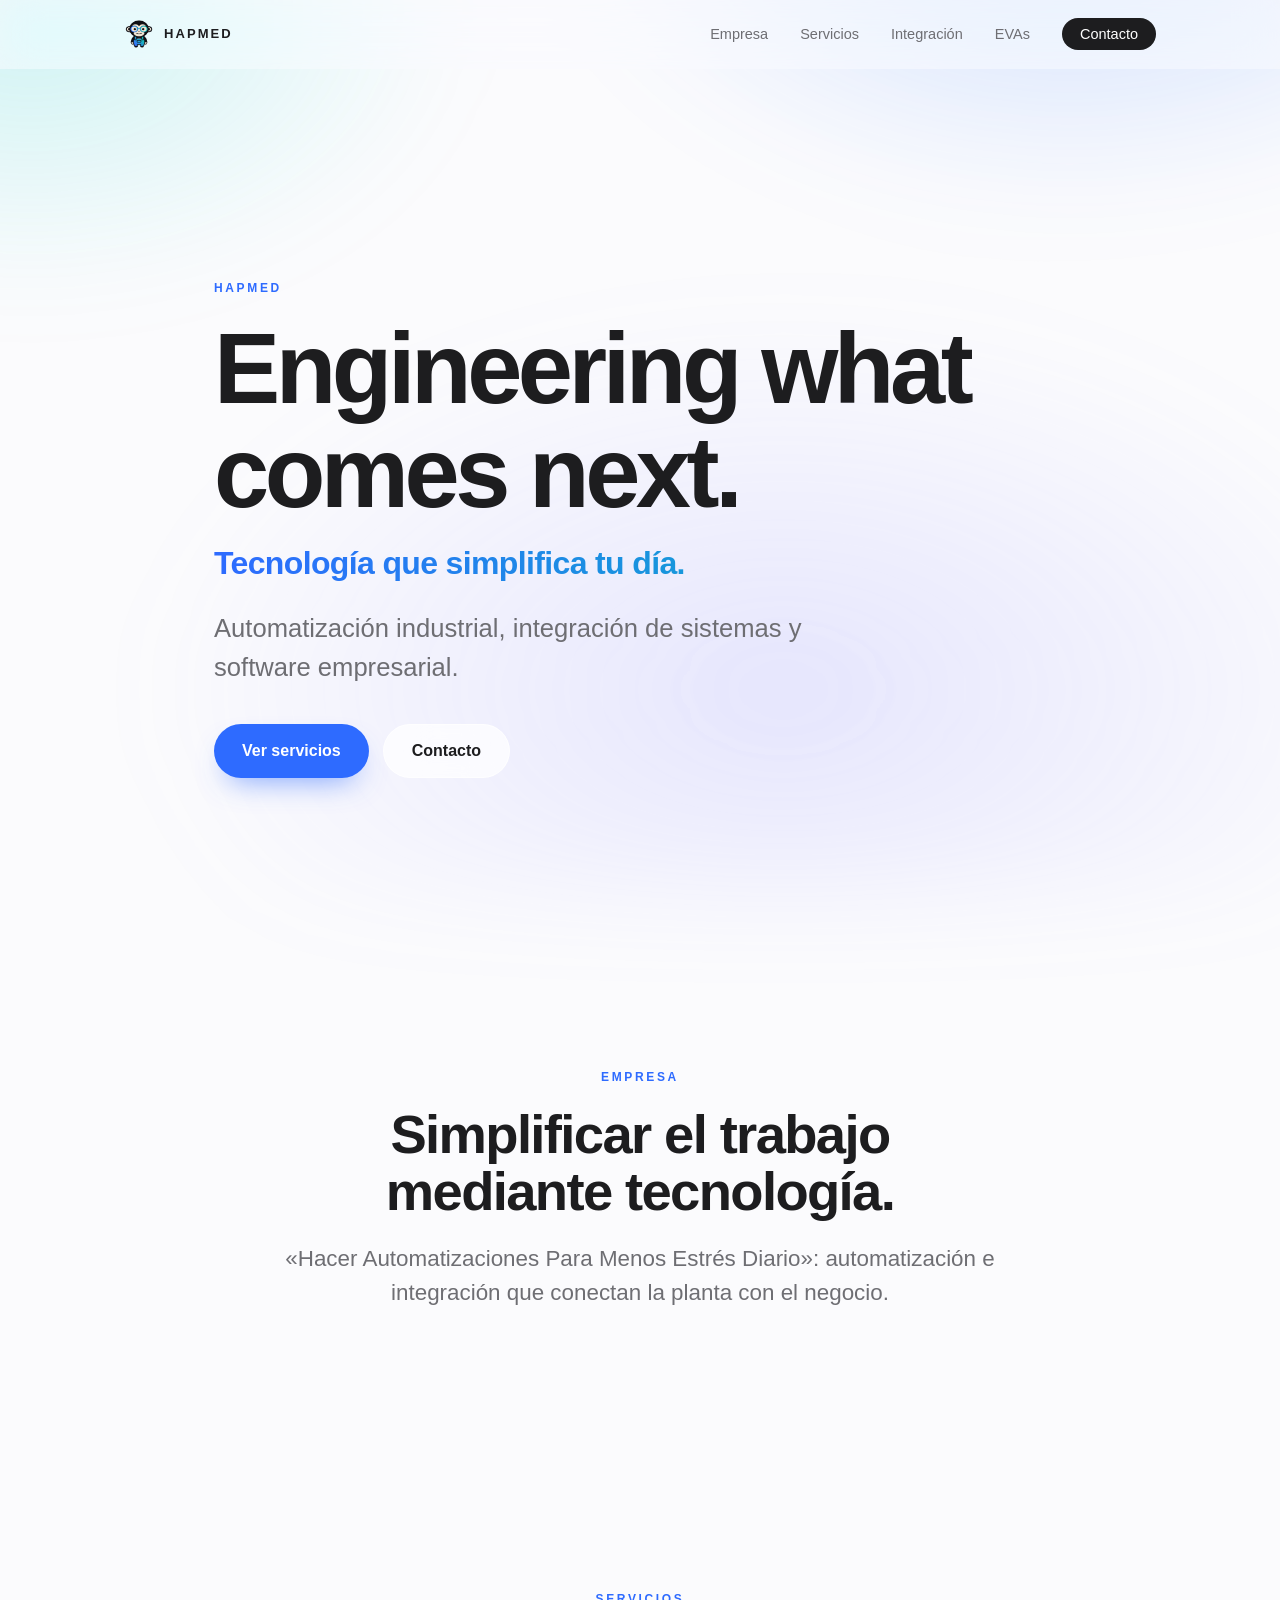
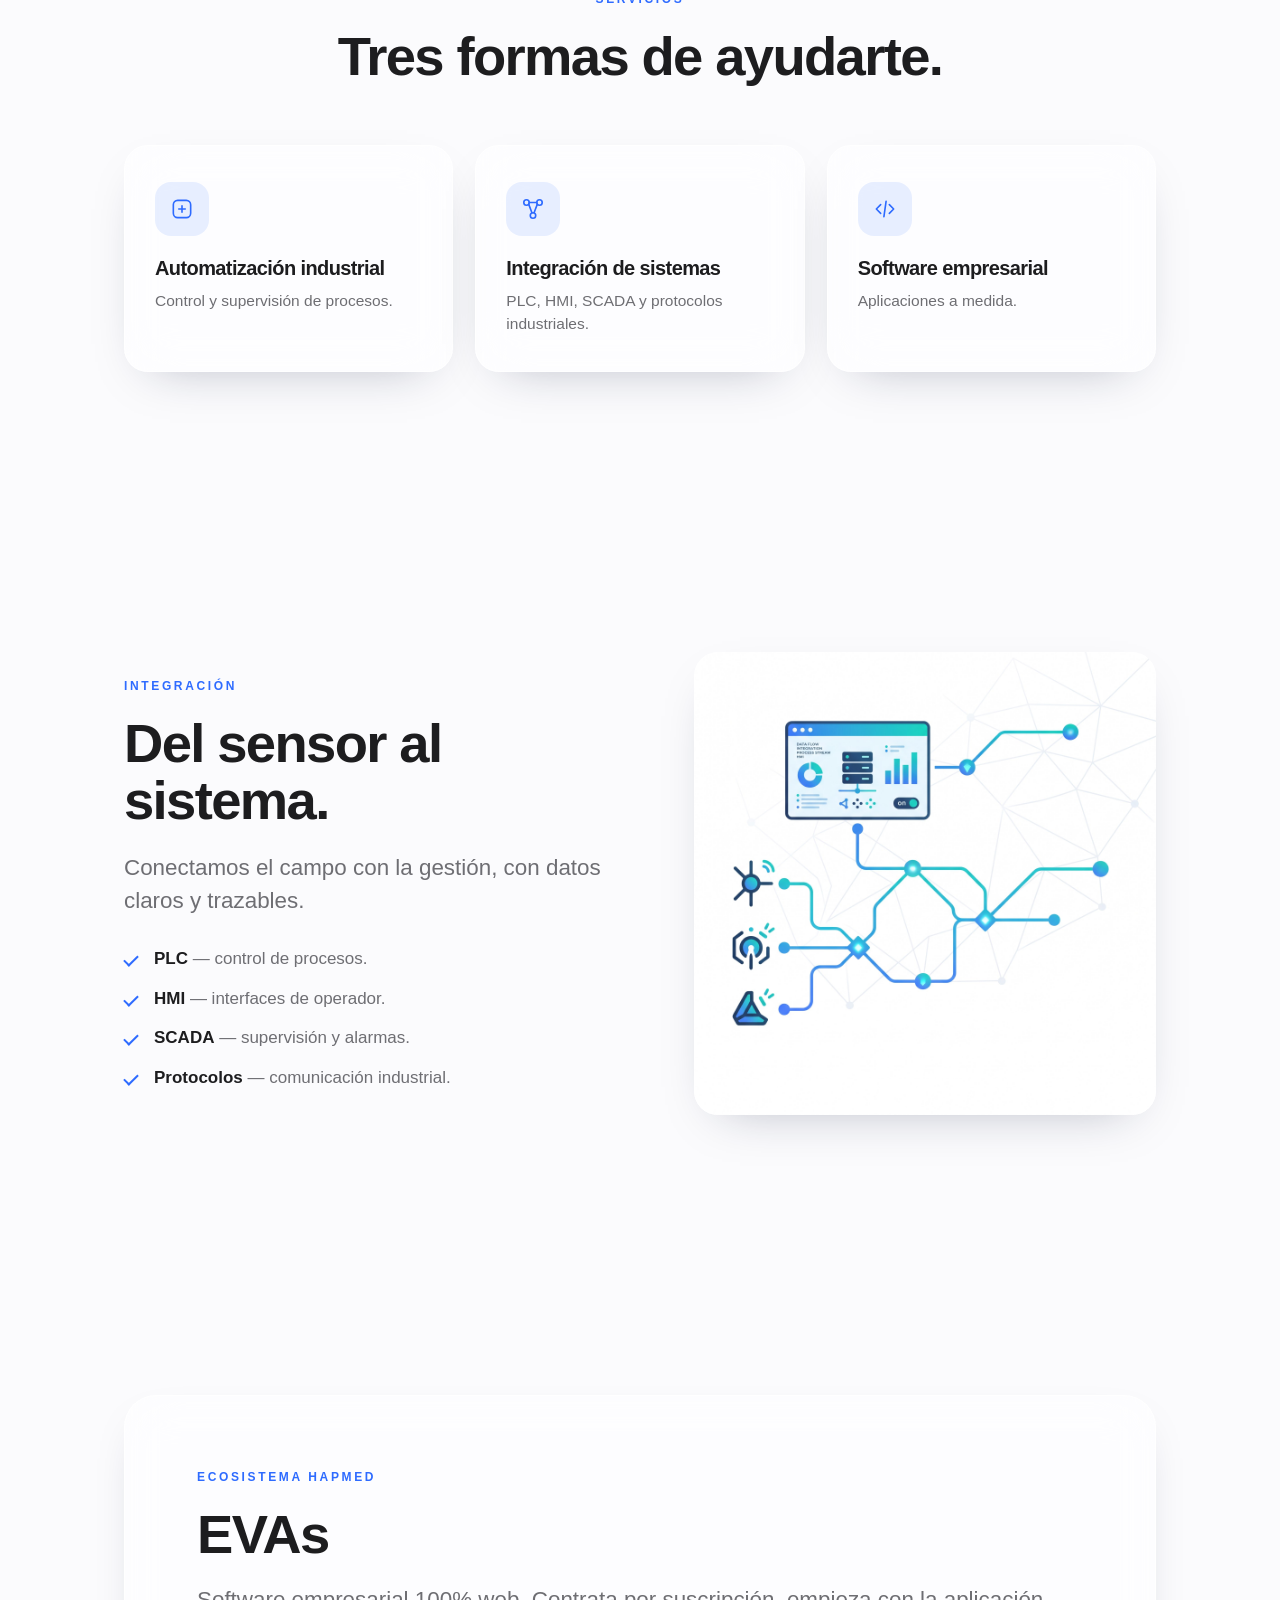
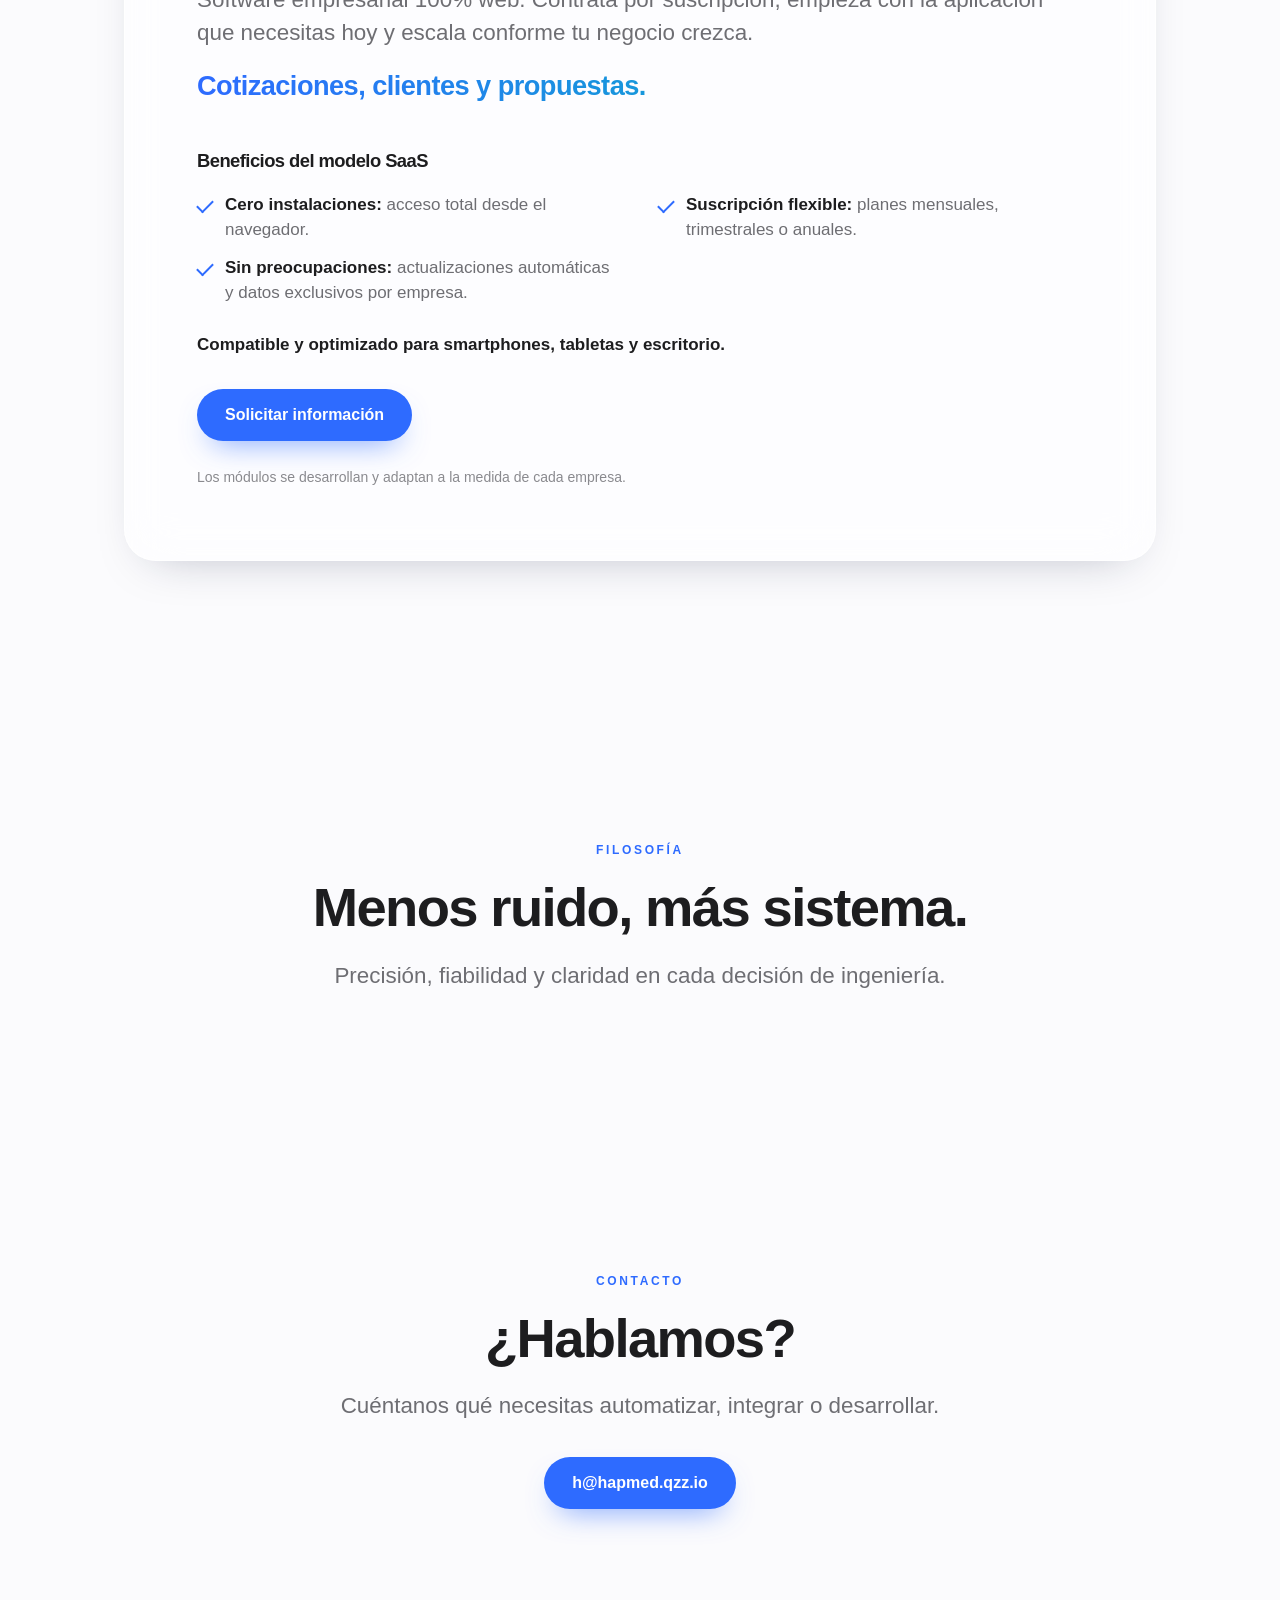
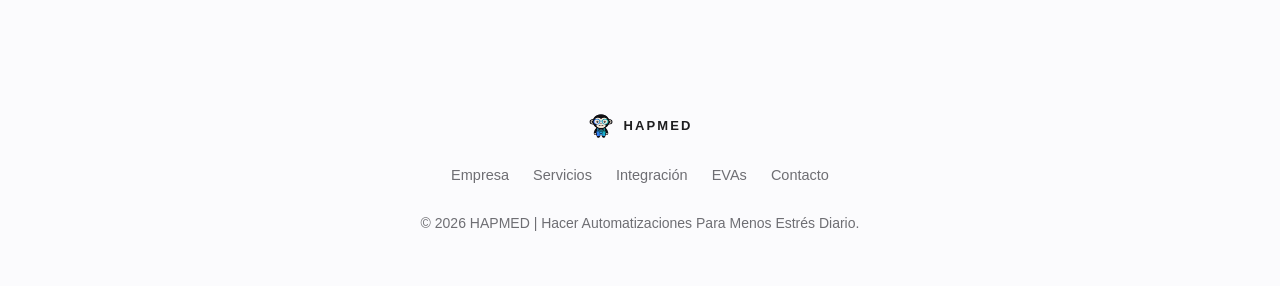
<file: site/index.html>
<!DOCTYPE html>
<html lang="es">
<head>
  <meta charset="utf-8">
  <meta name="viewport" content="width=device-width, initial-scale=1">
  <title>HAPMED — Automatización industrial, integración de sistemas y software</title>
  <meta name="description" content="Tecnología que simplifica tu día. HAPMED diseña automatización industrial, integra PLC, HMI y SCADA, y desarrolla software empresarial y EVAs, su ecosistema SaaS.">
  <meta name="theme-color" content="#fbfbfd">
  <meta name="color-scheme" content="light">

  <link rel="canonical" href="https://hapmed.qzz.io/">
  <link rel="icon" type="image/png" sizes="64x64" href="assets/brand/favicon-64.png">
  <link rel="apple-touch-icon" href="assets/brand/apple-touch-icon.png">

  <meta property="og:type" content="website">
  <meta property="og:site_name" content="HAPMED">
  <meta property="og:title" content="HAPMED — Engineering what comes next.">
  <meta property="og:description" content="Tecnología que simplifica tu día. Automatización industrial, integración de sistemas (PLC, HMI, SCADA), software empresarial y EVAs.">
  <meta property="og:url" content="https://hapmed.qzz.io/">
  <meta property="og:image" content="https://hapmed.qzz.io/assets/brand/og-image.png">
  <meta name="twitter:card" content="summary_large_image">
  <meta name="twitter:title" content="HAPMED — Engineering what comes next.">
  <meta name="twitter:description" content="Tecnología que simplifica tu día. Automatización industrial, integración de sistemas, software empresarial y EVAs.">
  <meta name="twitter:image" content="https://hapmed.qzz.io/assets/brand/og-image.png">

  <link rel="stylesheet" href="assets/css/styles.css">

  <script type="application/ld+json">
  {
    "@context": "https://schema.org",
    "@type": "Organization",
    "name": "HAPMED",
    "description": "Desarrollo de software especializado en automatización industrial, integración de sistemas y aplicaciones empresariales. EVAs es su ecosistema de aplicaciones SaaS.",
    "url": "https://hapmed.qzz.io/"
  }
  </script>
</head>
<body>
  <a class="skip-link" href="#contenido">Saltar al contenido</a>
  <div class="scroll-progress" aria-hidden="true"></div>
  <div class="aurora" aria-hidden="true"></div>

  <header class="site-header" id="top">
    <div class="container header-inner">
      <a class="brand" href="#inicio" aria-label="HAPMED, ir al inicio">
        <img class="brand-logo" src="assets/brand/logo-mark.png" alt="" width="30" height="30">
        <span class="brand-name">HAPMED</span>
      </a>

      <button class="nav-toggle" type="button" aria-expanded="false" aria-controls="primary-nav" aria-label="Abrir menú">
        <span class="nav-toggle-bar" aria-hidden="true"></span>
        <span class="nav-toggle-bar" aria-hidden="true"></span>
      </button>

      <nav class="primary-nav" id="primary-nav" aria-label="Navegación principal">
        <ul>
          <li><a href="#empresa">Empresa</a></li>
          <li><a href="#servicios">Servicios</a></li>
          <li><a href="#integracion">Integración</a></li>
          <li><a href="#eva">EVAs</a></li>
          <li><a class="nav-cta" href="#contacto">Contacto</a></li>
        </ul>
      </nav>
    </div>
  </header>

  <main id="contenido">

    <section class="hero" id="inicio" aria-labelledby="hero-title">
      <div class="container hero-inner">
        <p class="eyebrow" data-reveal>HAPMED</p>
        <h1 id="hero-title" class="hero-title" data-reveal>Engineering what comes&nbsp;next.</h1>
        <p class="hero-slogan" data-reveal>Tecnología que simplifica tu día.</p>
        <p class="hero-lead" data-reveal>Automatización industrial, integración de sistemas y software empresarial.</p>
        <div class="hero-actions" data-reveal>
          <a class="btn btn-primary" href="#servicios">Ver servicios</a>
          <a class="btn btn-glass" href="#contacto">Contacto</a>
        </div>
      </div>
    </section>

    <section class="section" id="empresa" aria-labelledby="empresa-title">
      <div class="container narrow center" data-reveal>
        <p class="section-eyebrow">Empresa</p>
        <h2 id="empresa-title" class="section-title">Simplificar el trabajo mediante tecnología.</h2>
        <p class="lead">«Hacer Automatizaciones Para Menos Estrés Diario»: automatización e integración que conectan la planta con el negocio.</p>
      </div>
    </section>

    <section class="section" id="servicios" aria-labelledby="servicios-title">
      <div class="container">
        <div class="section-head center" data-reveal>
          <p class="section-eyebrow">Servicios</p>
          <h2 id="servicios-title" class="section-title">Tres formas de ayudarte.</h2>
        </div>

        <div class="grid grid-3">
          <article class="card glass" data-reveal>
            <span class="card-icon" aria-hidden="true">
              <svg viewBox="0 0 24 24" fill="none" stroke="currentColor" stroke-width="1.5" stroke-linecap="round" stroke-linejoin="round">
                <rect x="4" y="4" width="16" height="16" rx="4"/>
                <path d="M9 12h6M12 9v6"/>
              </svg>
            </span>
            <h3>Automatización industrial</h3>
            <p>Control y supervisión de procesos.</p>
          </article>

          <article class="card glass" data-reveal>
            <span class="card-icon" aria-hidden="true">
              <svg viewBox="0 0 24 24" fill="none" stroke="currentColor" stroke-width="1.5" stroke-linecap="round" stroke-linejoin="round">
                <circle cx="6" cy="6" r="2.5"/><circle cx="18" cy="6" r="2.5"/><circle cx="12" cy="18" r="2.5"/>
                <path d="M8 7.5l3 8M16 7.5l-3 8M8.5 6h7"/>
              </svg>
            </span>
            <h3>Integración de sistemas</h3>
            <p>PLC, HMI, SCADA y protocolos industriales.</p>
          </article>

          <article class="card glass" data-reveal>
            <span class="card-icon" aria-hidden="true">
              <svg viewBox="0 0 24 24" fill="none" stroke="currentColor" stroke-width="1.5" stroke-linecap="round" stroke-linejoin="round">
                <path d="M8 8l-4 4 4 4M16 8l4 4-4 4M13 5l-2 14"/>
              </svg>
            </span>
            <h3>Software empresarial</h3>
            <p>Aplicaciones a medida.</p>
          </article>
        </div>
      </div>
    </section>

    <section class="section" id="integracion" aria-labelledby="integracion-title">
      <div class="container split">
        <div data-reveal>
          <p class="section-eyebrow">Integración</p>
          <h2 id="integracion-title" class="section-title">Del sensor al sistema.</h2>
          <p class="lead">Conectamos el campo con la gestión, con datos claros y trazables.</p>
          <ul class="ticks">
            <li><strong>PLC</strong> — control de procesos.</li>
            <li><strong>HMI</strong> — interfaces de operador.</li>
            <li><strong>SCADA</strong> — supervisión y alarmas.</li>
            <li><strong>Protocolos</strong> — comunicación industrial.</li>
          </ul>
        </div>
        <div class="visual" data-reveal>
          <img class="visual-img" src="assets/img/delsensoralsistema.jpg" alt="Integración de PLC, HMI, SCADA y protocolos industriales">
        </div>
      </div>
    </section>

    <section class="section" id="eva" aria-labelledby="eva-title">
      <div class="container">
        <div class="panel glass" data-reveal>
          <p class="section-eyebrow">Ecosistema HAPMED</p>
          <h2 id="eva-title" class="section-title">EVAs</h2>
          <p class="lead">Software empresarial 100% web. Contrata por suscripción, empieza con la aplicación que necesitas hoy y escala conforme tu negocio crezca.</p>
          <p class="eva-highlight">Cotizaciones, clientes y propuestas.</p>

          <h3 class="saas-title">Beneficios del modelo SaaS</h3>
          <ul class="saas-list">
            <li><strong>Cero instalaciones:</strong> acceso total desde el navegador.</li>
            <li><strong>Suscripción flexible:</strong> planes mensuales, trimestrales o anuales.</li>
            <li><strong>Sin preocupaciones:</strong> actualizaciones automáticas y datos exclusivos por empresa.</li>
          </ul>
          <p class="saas-compat">Compatible y optimizado para smartphones, tabletas y escritorio.</p>
          <div class="saas-actions">
            <a class="btn btn-primary" href="#contacto">Solicitar información</a>
          </div>
          <p class="eva-note">Los módulos se desarrollan y adaptan a la medida de cada empresa.</p>
        </div>
      </div>
    </section>

    <section class="section" id="filosofia" aria-labelledby="filosofia-title">
      <div class="container narrow center" data-reveal>
        <p class="section-eyebrow">Filosofía</p>
        <h2 id="filosofia-title" class="section-title">Menos ruido, más sistema.</h2>
        <p class="lead">Precisión, fiabilidad y claridad en cada decisión de ingeniería.</p>
      </div>
    </section>

    <section class="section" id="contacto" aria-labelledby="contacto-title">
      <div class="container narrow center" data-reveal>
        <p class="section-eyebrow">Contacto</p>
        <h2 id="contacto-title" class="section-title">¿Hablamos?</h2>
        <p class="lead">Cuéntanos qué necesitas automatizar, integrar o desarrollar.</p>
        <div class="contact-actions">
          <a class="btn btn-primary" id="contact-email" href="#">Escríbenos</a>
        </div>
      </div>
    </section>

  </main>

  <footer class="site-footer">
    <div class="container footer-inner">
      <div class="footer-brand">
        <img class="brand-logo brand-logo--footer" src="assets/brand/logo-mark.png" alt="" width="24" height="24">
        <span>HAPMED</span>
      </div>
      <nav class="footer-nav" aria-label="Navegación de pie de página">
        <a href="#empresa">Empresa</a>
        <a href="#servicios">Servicios</a>
        <a href="#integracion">Integración</a>
        <a href="#eva">EVAs</a>
        <a href="#contacto">Contacto</a>
      </nav>
      <p class="footer-legal muted small">© <span id="year">2026</span> HAPMED | Hacer Automatizaciones Para Menos Estrés Diario.</p>
    </div>
  </footer>

  <div class="mascot" aria-hidden="true">
    <img src="assets/img/mono.png" alt="">
  </div>

  <script src="assets/js/main.js" defer></script>
</body>
</html>
</file>
<file: site/assets/css/styles.css>
:root {
  --bg: #fbfbfd;
  --ink: #1d1d1f;
  --ink-2: #6e6e73;
  --ink-3: #8a8a8f;
  --line: rgba(0, 0, 0, 0.08);
  --accent: #2e6bff;
  --accent-2: #00c2b8;
  --glass: rgba(255, 255, 255, 0.55);
  --glass-strong: rgba(255, 255, 255, 0.72);
  --glass-border: rgba(255, 255, 255, 0.7);
  --shadow-soft: 0 18px 50px -28px rgba(20, 30, 60, 0.35);
  --shadow-hover: 0 50px 90px -50px rgba(20, 30, 60, 0.5);
  --radius: 24px;
  --radius-sm: 16px;
  --container: 1080px;
  --ease: cubic-bezier(0.22, 0.61, 0.36, 1);
  --font: -apple-system, BlinkMacSystemFont, "SF Pro Display", "Segoe UI", Roboto, Helvetica, Arial, sans-serif;
}

*,
*::before,
*::after { box-sizing: border-box; }

html {
  scroll-behavior: smooth;
  scroll-padding-top: 96px;
  -webkit-text-size-adjust: 100%;
}

body {
  margin: 0;
  font-family: var(--font);
  color: var(--ink);
  background: var(--bg);
  line-height: 1.5;
  font-size: 17px;
  -webkit-font-smoothing: antialiased;
  text-rendering: optimizeLegibility;
  overflow-x: hidden;
}

img, svg { max-width: 100%; display: block; }
a { color: inherit; }

h1, h2, h3 { line-height: 1.05; letter-spacing: -0.03em; margin: 0; font-weight: 650; }
p { margin: 0; }

:focus-visible { outline: 2px solid var(--accent); outline-offset: 3px; border-radius: 6px; }

/* Aurora: fondo translúcido que da profundidad al vidrio */
.aurora {
  position: fixed;
  inset: -30% -20% auto -20%;
  height: 130vh;
  z-index: -1;
  pointer-events: none;
  background:
    radial-gradient(42% 42% at 74% 12%, rgba(46, 107, 255, 0.22), transparent 70%),
    radial-gradient(36% 36% at 16% 24%, rgba(0, 194, 184, 0.18), transparent 68%),
    radial-gradient(50% 45% at 58% 82%, rgba(120, 120, 255, 0.16), transparent 72%);
  filter: blur(46px) saturate(140%);
  animation: drift 26s ease-in-out infinite alternate;
  will-change: transform;
}

@keyframes drift {
  from { transform: translate3d(0, 0, 0) scale(1); }
  to { transform: translate3d(0, -3%, 0) scale(1.07); }
}

.container { width: 100%; max-width: var(--container); margin-inline: auto; padding-inline: 24px; }
.container.narrow { max-width: 760px; }
.center { text-align: center; }
.muted { color: var(--ink-2); }
.small { font-size: 14px; }

.skip-link {
  position: absolute; left: -9999px; top: 0;
  background: var(--ink); color: #fff; padding: 10px 16px;
  border-radius: 0 0 8px 0; z-index: 200;
}
.skip-link:focus { left: 0; }

.scroll-progress {
  position: fixed; top: 0; left: 0; right: 0; height: 2px;
  background: linear-gradient(90deg, var(--accent), var(--accent-2));
  transform: scaleX(0); transform-origin: left;
  z-index: 210; pointer-events: none;
}

/* Glass */
.glass {
  background: var(--glass);
  -webkit-backdrop-filter: blur(26px) saturate(180%);
  backdrop-filter: blur(26px) saturate(180%);
  border: 1px solid var(--glass-border);
}

/* Header */
.site-header {
  position: sticky; top: 0; z-index: 100;
  background: rgba(251, 251, 253, 0.6);
  -webkit-backdrop-filter: blur(20px) saturate(180%);
  backdrop-filter: blur(20px) saturate(180%);
  border-bottom: 1px solid transparent;
  transition: border-color 0.4s var(--ease), background 0.4s var(--ease);
}
.site-header.is-scrolled { border-bottom-color: var(--line); background: rgba(251, 251, 253, 0.78); }
.header-inner { display: flex; align-items: center; justify-content: space-between; height: 68px; }

.brand { display: inline-flex; align-items: center; gap: 10px; text-decoration: none; font-weight: 650; letter-spacing: 0.16em; font-size: 13px; }
.brand-logo { width: 30px; height: 30px; display: block; transition: transform 0.4s var(--ease); }
.brand:hover .brand-logo { transform: rotate(-6deg) scale(1.06); }
.brand-logo--footer { width: 26px; height: 26px; }
.brand-name { color: var(--ink); }

.primary-nav ul { display: flex; align-items: center; gap: 32px; list-style: none; margin: 0; padding: 0; }
.primary-nav a { text-decoration: none; color: var(--ink-2); font-size: 14.5px; transition: color 0.25s var(--ease); }
.primary-nav a:hover { color: var(--ink); }
.primary-nav .nav-cta {
  color: #fff; background: var(--ink);
  padding: 8px 18px; border-radius: 999px;
  transition: transform 0.3s var(--ease), background 0.3s var(--ease);
}
.primary-nav .nav-cta:hover { background: #000; transform: translateY(-1px); }

.primary-nav a { position: relative; }
.primary-nav a:not(.nav-cta)::after {
  content: ""; position: absolute; left: 0; bottom: -7px; height: 1.5px; width: 100%;
  background: linear-gradient(90deg, var(--accent), var(--accent-2));
  transform: scaleX(0); transform-origin: left;
  transition: transform 0.35s var(--ease);
}
.primary-nav a:not(.nav-cta):hover::after { transform: scaleX(1); }

.nav-toggle { display: none; background: none; border: 0; cursor: pointer; padding: 10px; }
.nav-toggle-bar { display: block; width: 22px; height: 2px; background: var(--ink); margin: 4px 0; transition: transform 0.3s var(--ease), opacity 0.3s var(--ease); }

/* Buttons */
.btn {
  position: relative; overflow: hidden;
  display: inline-flex; align-items: center; justify-content: center; gap: 8px;
  padding: 14px 28px; border-radius: 999px; text-decoration: none;
  font-size: 16px; font-weight: 550;
  transition: transform 0.35s var(--ease), box-shadow 0.35s var(--ease), background 0.35s var(--ease);
}
.btn::before {
  content: ""; position: absolute; top: 0; left: -80%; width: 55%; height: 100%;
  background: linear-gradient(105deg, transparent, rgba(255, 255, 255, 0.5), transparent);
  transform: skewX(-20deg);
  transition: left 0.65s var(--ease);
}
.btn:hover::before { left: 130%; }
.btn-primary { background: var(--accent); color: #fff; box-shadow: 0 14px 30px -14px rgba(46, 107, 255, 0.7); }
.btn-primary:hover { transform: translateY(-2px); box-shadow: 0 22px 40px -16px rgba(46, 107, 255, 0.8); }
.btn-glass {
  color: var(--ink);
  background: var(--glass-strong);
  -webkit-backdrop-filter: blur(20px) saturate(180%);
  backdrop-filter: blur(20px) saturate(180%);
  border: 1px solid var(--glass-border);
}
.btn-glass:hover { transform: translateY(-2px); background: rgba(255, 255, 255, 0.9); }

/* Hero */
.hero { padding: clamp(110px, 17vw, 210px) 0 clamp(90px, 13vw, 150px); }
.hero-inner { max-width: 900px; }
.eyebrow, .section-eyebrow {
  text-transform: uppercase; letter-spacing: 0.22em;
  font-size: 12px; font-weight: 650; color: var(--accent);
  margin-bottom: 20px;
}
.hero-title {
  font-size: clamp(2.9rem, 8.5vw, 6.2rem);
  font-weight: 700; letter-spacing: -0.045em; margin-bottom: 14px;
}
.hero-slogan {
  font-size: clamp(1.3rem, 3vw, 2rem);
  font-weight: 650; letter-spacing: -0.02em; margin-bottom: 22px;
  background: linear-gradient(90deg, var(--accent), var(--accent-2), var(--accent));
  background-size: 220% auto;
  -webkit-background-clip: text; background-clip: text; color: transparent;
  animation: gradient-shift 5s linear infinite;
}
@keyframes gradient-shift { to { background-position: 220% center; } }
.hero-lead {
  font-size: clamp(1.15rem, 2.4vw, 1.6rem);
  color: var(--ink-2); max-width: 620px; margin-bottom: 38px; font-weight: 400;
}
.hero-actions { display: flex; flex-wrap: wrap; gap: 14px; }

/* Sections */
.section { padding: clamp(70px, 11vw, 140px) 0; }
.section-head { max-width: 720px; margin: 0 auto 60px; }
.section-title { font-size: clamp(2rem, 5vw, 3.4rem); margin-bottom: 22px; }
.lead { font-size: clamp(1.1rem, 2vw, 1.4rem); color: var(--ink-2); }
.section p + p { margin-top: 16px; }

/* Grid & cards */
.grid { display: grid; gap: 22px; }
.grid-3 { grid-template-columns: repeat(3, 1fr); }
.card {
  border-radius: var(--radius);
  padding: 36px 30px;
  box-shadow: var(--shadow-soft);
  transition: transform 0.5s var(--ease), box-shadow 0.5s var(--ease), background 0.5s var(--ease);
}
.card:hover { transform: translateY(-8px); box-shadow: var(--shadow-hover); background: var(--glass-strong); border-color: rgba(46, 107, 255, 0.4); }
.card h3 { font-size: 1.25rem; margin-bottom: 10px; }
.card p { color: var(--ink-2); font-size: 15.5px; }
.card-icon {
  display: inline-flex; width: 54px; height: 54px; align-items: center; justify-content: center;
  border-radius: 16px; background: rgba(46, 107, 255, 0.1); color: var(--accent);
  margin-bottom: 22px;
}
.card-icon svg { width: 26px; height: 26px; }

/* Panel (EVAs) */
.panel {
  border-radius: 32px;
  padding: clamp(40px, 6vw, 72px);
  box-shadow: var(--shadow-soft);
}
.panel .section-title { margin-bottom: 20px; }
.eva-highlight {
  margin-top: 18px;
  font-size: clamp(1.2rem, 2.6vw, 1.7rem);
  font-weight: 650; letter-spacing: -0.02em;
  background: linear-gradient(90deg, var(--accent), var(--accent-2));
  -webkit-background-clip: text; background-clip: text; color: transparent;
}
.saas-title { font-size: 1.15rem; margin: 44px 0 22px; }
.saas-list { list-style: none; margin: 0; padding: 0; display: grid; grid-template-columns: repeat(2, minmax(0, 1fr)); gap: 12px 36px; }
.saas-list li { position: relative; padding-left: 28px; color: var(--ink-2); }
.saas-list li strong { color: var(--ink); }
.saas-list li::before {
  content: ""; position: absolute; left: 0; top: 8px; width: 16px; height: 9px;
  border-left: 2px solid var(--accent); border-bottom: 2px solid var(--accent);
  transform: rotate(-45deg);
}
.saas-compat { margin-top: 26px; font-weight: 550; }
.saas-actions { margin-top: 32px; }
.eva-note { margin-top: 26px; color: var(--ink-3); font-size: 14px; }

/* Split */
.split { display: grid; grid-template-columns: 1fr 0.9fr; gap: 56px; align-items: center; }
.ticks { list-style: none; margin: 28px 0 0; padding: 0; display: grid; gap: 14px; }
.ticks li { position: relative; padding-left: 30px; color: var(--ink-2); }
.ticks li::before {
  content: ""; position: absolute; left: 0; top: 9px; width: 14px; height: 8px;
  border-left: 2px solid var(--accent); border-bottom: 2px solid var(--accent);
  transform: rotate(-45deg);
}
.ticks strong { color: var(--ink); }
.visual { border-radius: var(--radius); overflow: hidden; box-shadow: var(--shadow-soft); }
.visual-img { width: 100%; height: auto; display: block; }

/* Mascota: mono columpiándose */
.mascot {
  position: fixed;
  left: 0;
  top: 40%;
  z-index: 60;
  width: 150px;
  pointer-events: none;
  opacity: 0;
  will-change: transform, opacity;
}
.mascot img { width: 100%; height: auto; }

/* Contact */
.contact-actions { display: flex; flex-wrap: wrap; gap: 14px; justify-content: center; margin-top: 34px; }

/* Footer */
.site-footer { padding: 64px 0 52px; }
.footer-inner { display: grid; gap: 26px; justify-items: center; text-align: center; }
.footer-brand { display: inline-flex; align-items: center; gap: 10px; color: var(--ink); font-weight: 650; letter-spacing: 0.16em; font-size: 13px; }
.footer-nav { display: flex; flex-wrap: wrap; gap: 24px; justify-content: center; }
.footer-nav a { text-decoration: none; color: var(--ink-2); font-size: 14.5px; transition: color 0.25s var(--ease); }
.footer-nav a:hover { color: var(--ink); }

/* Reveal */
[data-reveal] {
  opacity: 0;
  transform: translateY(36px) scale(0.985);
  filter: blur(12px);
  transition:
    opacity 1.15s cubic-bezier(0.16, 0.8, 0.3, 1),
    transform 1.15s cubic-bezier(0.16, 0.8, 0.3, 1),
    filter 1.15s cubic-bezier(0.16, 0.8, 0.3, 1);
}
[data-reveal].is-visible { opacity: 1; transform: none; filter: none; }

@media (max-width: 900px) {
  .grid-3 { grid-template-columns: 1fr; }
  .split { grid-template-columns: 1fr; gap: 40px; }
  .saas-list { grid-template-columns: 1fr; }

  .nav-toggle { display: block; }
  .primary-nav {
    position: absolute; top: 68px; left: 0; right: 0;
    background: rgba(251, 251, 253, 0.85);
    -webkit-backdrop-filter: blur(24px) saturate(180%);
    backdrop-filter: blur(24px) saturate(180%);
    border-bottom: 1px solid var(--line);
    max-height: 0; overflow: hidden;
    transition: max-height 0.4s var(--ease);
  }
  .primary-nav.is-open { max-height: 460px; }
  .primary-nav ul { flex-direction: column; align-items: stretch; gap: 0; padding: 12px 24px 24px; }
  .primary-nav li { border-bottom: 1px solid var(--line); }
  .primary-nav li:last-child { border-bottom: 0; padding-top: 14px; }
  .primary-nav a { display: block; padding: 15px 0; font-size: 16px; }
  .primary-nav .nav-cta { text-align: center; padding: 13px 16px; }
  .nav-toggle[aria-expanded="true"] .nav-toggle-bar:nth-child(1) { transform: translateY(6px) rotate(45deg); }
  .nav-toggle[aria-expanded="true"] .nav-toggle-bar:nth-child(2) { transform: translateY(-6px) rotate(-45deg); }
}

@media (prefers-reduced-motion: reduce) {
  html { scroll-behavior: auto; }
  .aurora { animation: none; }
  *, *::before, *::after {
    animation-duration: 0.001ms !important;
    animation-iteration-count: 1 !important;
    transition-duration: 0.001ms !important;
  }
  [data-reveal] { opacity: 1; transform: none; filter: none; }
}
</file>
